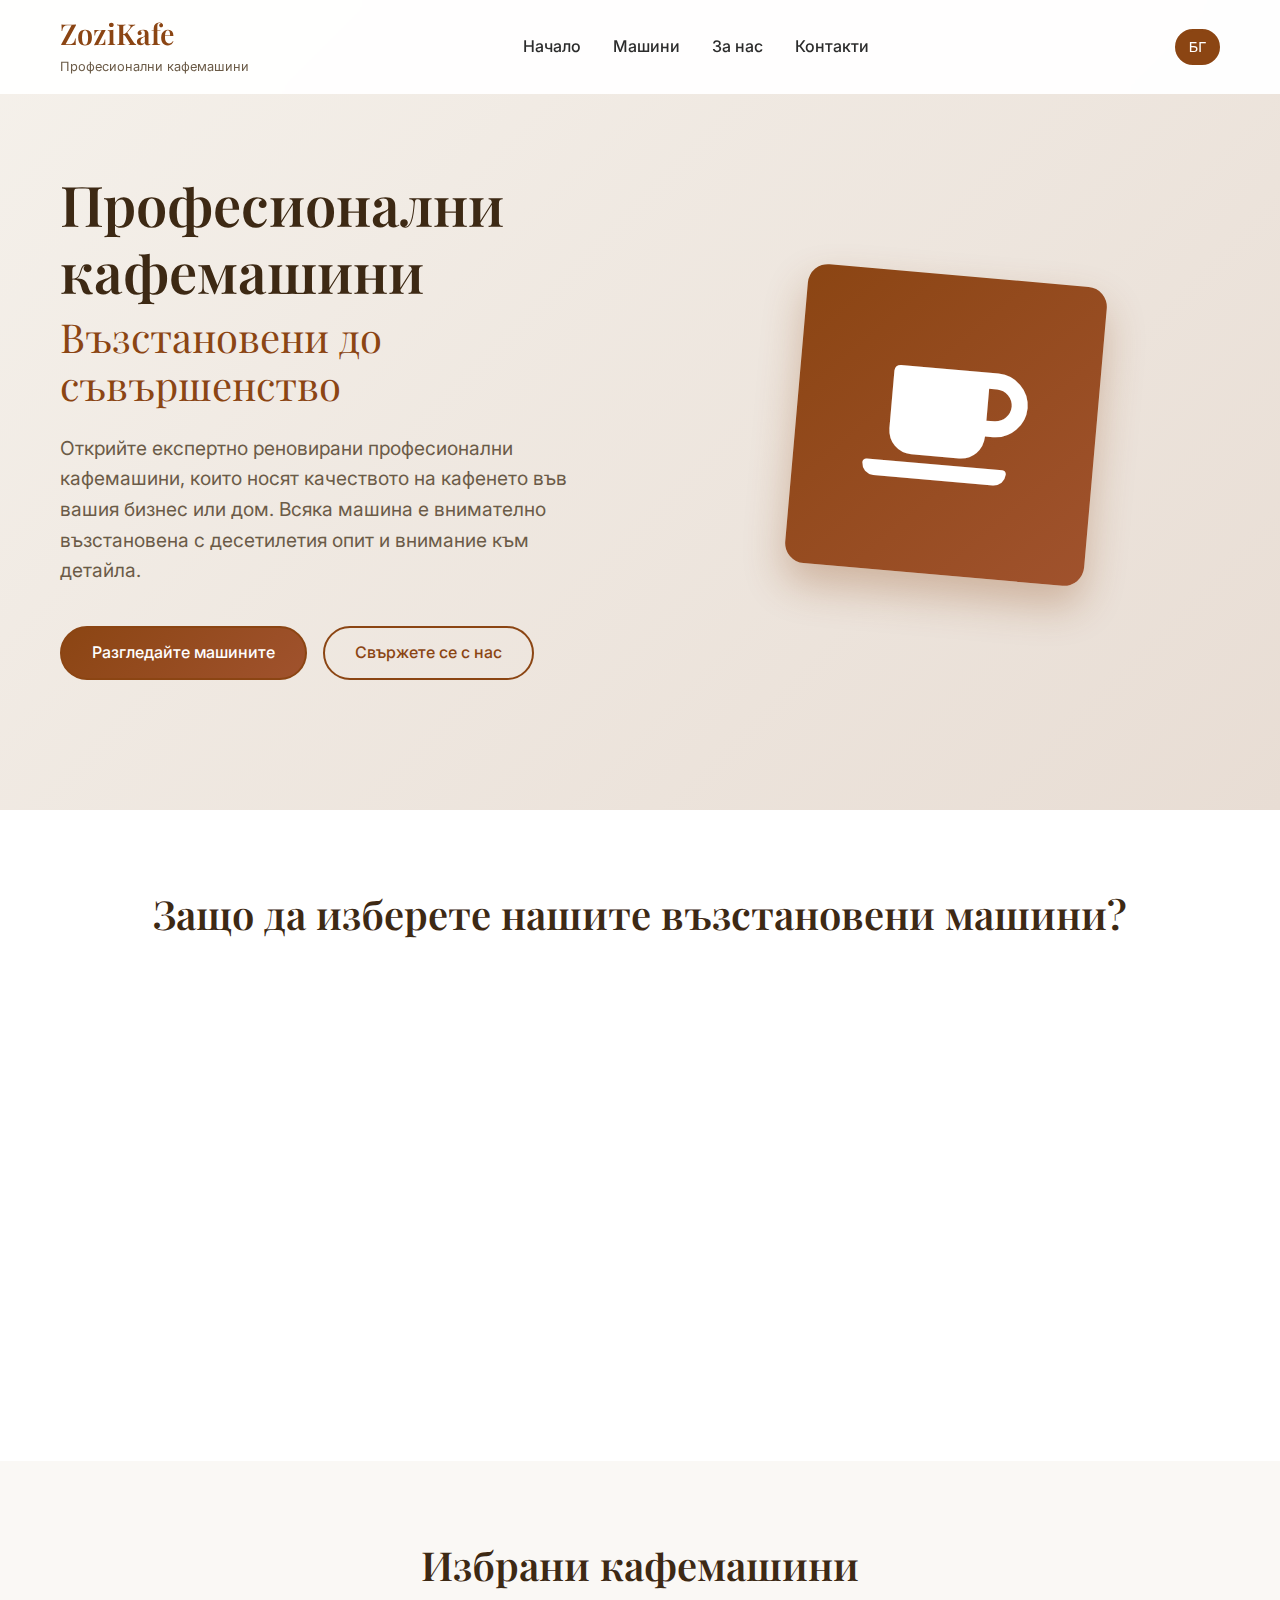
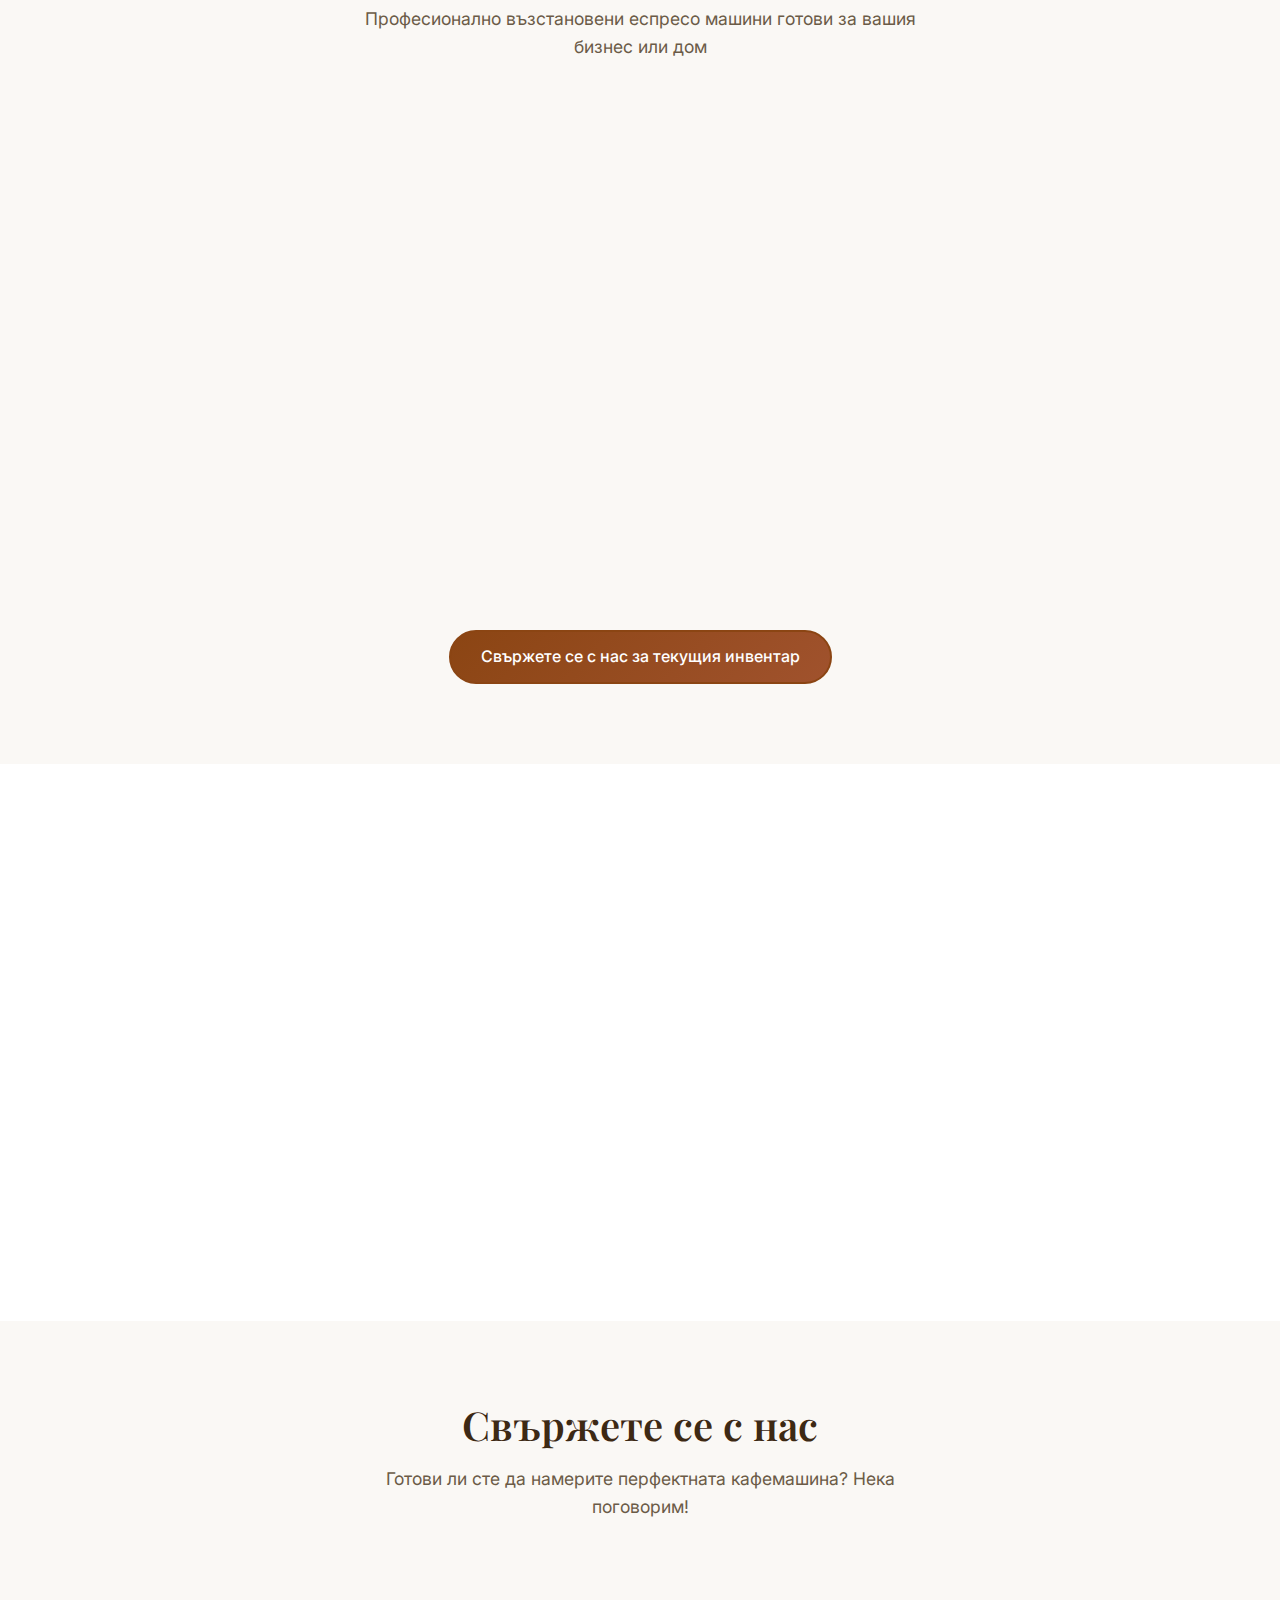
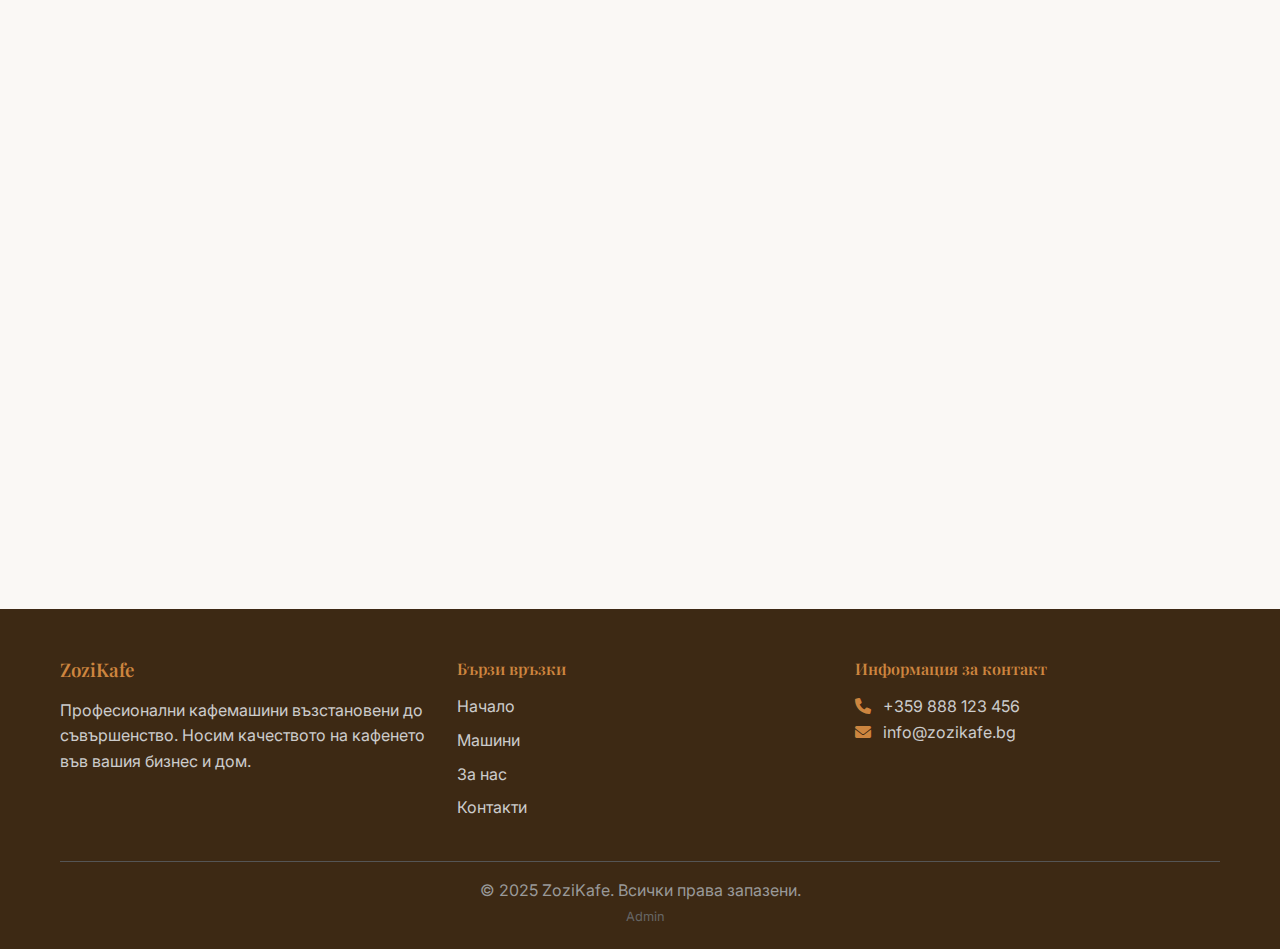
<file: index.html>
<!DOCTYPE html>
<html lang="en">
<head>
    <meta charset="UTF-8">
    <meta name="viewport" content="width=device-width, initial-scale=1.0">
    <title>ZoziKafe - Professional Coffee Machines Restored to Perfection</title>
    <link rel="stylesheet" href="css/style.css">
    <link href="https://fonts.googleapis.com/css2?family=Inter:wght@300;400;500;600;700&family=Playfair+Display:wght@400;600;700&display=swap" rel="stylesheet">
    <link rel="stylesheet" href="https://cdnjs.cloudflare.com/ajax/libs/font-awesome/6.0.0/css/all.min.css">
</head>
<body>
    <!-- Navigation -->
    <nav class="navbar">
        <div class="nav-container">
            <div class="nav-logo">
                <h1>ZoziKafe</h1>
                <span class="tagline" data-bg="Професионални кафемашини" data-en="Professional Coffee Machines">Професионални кафемашини</span>
            </div>
            <ul class="nav-menu">
                <li><a href="#home" class="nav-link" data-bg="Начало" data-en="Home">Начало</a></li>
                <li><a href="#machines" class="nav-link" data-bg="Машини" data-en="Machines">Машини</a></li>
                <li><a href="#about" class="nav-link" data-bg="За нас" data-en="About">За нас</a></li>
                <li><a href="#contact" class="nav-link" data-bg="Контакти" data-en="Contact">Контакти</a></li>
            </ul>
            <div class="language-switcher">
                <button class="lang-btn active" data-lang="bg">БГ</button>
                <button class="lang-btn" data-lang="en">EN</button>
            </div>
            <div class="hamburger">
                <span class="bar"></span>
                <span class="bar"></span>
                <span class="bar"></span>
            </div>
        </div>
    </nav>

    <!-- Hero Section -->
    <section id="home" class="hero">
        <div class="hero-container">
            <div class="hero-content">
                <h1 class="hero-title" data-bg="Професионални кафемашини" data-en="Professional Coffee Machines">Професионални кафемашини</h1>
                <h2 class="hero-subtitle" data-bg="Възстановени до съвършенство" data-en="Restored to Perfection">Възстановени до съвършенство</h2>
                <p class="hero-description" data-bg="Открийте експертно реновирани професионални кафемашини, които носят качеството на кафенето във вашия бизнес или дом. Всяка машина е внимателно възстановена с десетилетия опит и внимание към детайла." data-en="Discover expertly refurbished professional coffee machines that bring café-quality brewing to your business or home. Each machine is carefully restored with decades of experience and attention to detail.">
                    Открийте експертно реновирани професионални кафемашини, които носят качеството на кафенето във вашия бизнес или дом. 
                    Всяка машина е внимателно възстановена с десетилетия опит и внимание към детайла.
                </p>
                <div class="hero-buttons">
                    <a href="#machines" class="btn btn-primary" data-bg="Разгледайте машините" data-en="Browse Machines">Разгледайте машините</a>
                    <a href="#contact" class="btn btn-secondary" data-bg="Свържете се с нас" data-en="Get In Touch">Свържете се с нас</a>
                </div>
            </div>
            <div class="hero-image">
                <div class="coffee-machine-showcase">
                    <i class="fas fa-coffee"></i>
                </div>
            </div>
        </div>
    </section>

    <!-- Features Section -->
    <section class="features">
        <div class="container">
            <h2 class="section-title" data-bg="Защо да изберете нашите възстановени машини?" data-en="Why Choose Our Restored Machines?">Защо да изберете нашите възстановени машини?</h2>
            <div class="features-grid">
                <div class="feature-card">
                    <div class="feature-icon">
                        <i class="fas fa-tools"></i>
                    </div>
                    <h3 data-bg="Експертно възстановяване" data-en="Expert Restoration">Експертно възстановяване</h3>
                    <p data-bg="Всяка машина преминава през цялостна проверка и професионално възстановяване с оригинални части и доказани техники." data-en="Each machine undergoes thorough inspection and professional restoration using genuine parts and proven techniques.">Всяка машина преминава през цялостна проверка и професионално възстановяване с оригинални части и доказани техники.</p>
                </div>
                <div class="feature-card">
                    <div class="feature-icon">
                        <i class="fas fa-certificate"></i>
                    </div>
                    <h3 data-bg="Гаранция за качество" data-en="Quality Guarantee">Гаранция за качество</h3>
                    <p data-bg="Всички машини идват с цялостна гаранция и са тествани за оптимална производителност." data-en="All machines come with a comprehensive warranty and have been tested to ensure optimal performance.">Всички машини идват с цялостна гаранция и са тествани за оптимална производителност.</p>
                </div>
                <div class="feature-card">
                    <div class="feature-icon">
                        <i class="fas fa-dollar-sign"></i>
                    </div>
                    <h3 data-bg="Отлична стойност" data-en="Great Value">Отлична стойност</h3>
                    <p data-bg="Получете професионални кафемашини на част от цената на новите, без компромис с качеството." data-en="Get professional-grade coffee machines at a fraction of the cost of buying new, without compromising on quality.">Получете професионални кафемашини на част от цената на новите, без компромис с качеството.</p>
                </div>
                <div class="feature-card">
                    <div class="feature-icon">
                        <i class="fas fa-headset"></i>
                    </div>
                    <h3 data-bg="Непрекъсната поддръжка" data-en="Ongoing Support">Непрекъсната поддръжка</h3>
                    <p data-bg="Предоставяме съвети за поддръжка и помощ, за да работи машината ви безпроблемно години наред." data-en="We provide maintenance advice and support to keep your machine running smoothly for years to come.">Предоставяме съвети за поддръжка и помощ, за да работи машината ви безпроблемно години наред.</p>
                </div>
            </div>
        </div>
    </section>

    <!-- Featured Machines Section -->
    <section id="machines" class="featured-machines">
        <div class="container">
            <h2 class="section-title" data-bg="Избрани кафемашини" data-en="Featured Coffee Machines">Избрани кафемашини</h2>
            <p class="section-subtitle" data-bg="Професионално възстановени еспресо машини готови за вашия бизнес или дом" data-en="Professionally restored espresso machines ready for your business or home">Професионално възстановени еспресо машини готови за вашия бизнес или дом</p>
            <div class="machines-grid" id="machines-grid">
                <!-- Machines will be loaded dynamically from admin panel -->
            </div>
            <div class="view-all-machines">
                <a href="#contact" class="btn btn-primary" data-bg="Свържете се с нас за текущия инвентар" data-en="Contact Us for Current Inventory">Свържете се с нас за текущия инвентар</a>
            </div>
        </div>
    </section>

    <!-- About Section -->
    <section id="about" class="about">
        <div class="container">
            <div class="about-content">
                <div class="about-text">
                    <h2 class="section-title" data-bg="Десетилетия опит с кафемашини" data-en="Decades of Coffee Machine Expertise">Десетилетия опит с кафемашини</h2>
                    <p class="about-description" data-bg="С години опит в кафе индустрията, специализирам в придобиването, възстановяването и продажбата на професионални кафемашини. Всяка машина, която минава през работилницата ми, получава същото внимание към детайла и грижа, която бих искал за собственото си кафе." data-en="With years of experience in the coffee industry, I specialize in acquiring, restoring, and selling professional-grade coffee machines. Each machine that comes through my workshop receives the same attention to detail and care that I'd want for my own café.">
                        С години опит в кафе индустрията, специализирам в придобиването, възстановяването и продажбата на професионални кафемашини. 
                        Всяка машина, която минава през работилницата ми, получава същото внимание към детайла и грижа, която бих искал за собственото си кафе.
                    </p>
                    <div class="about-highlights">
                        <div class="highlight">
                            <div class="highlight-number">25+</div>
                            <div class="highlight-text" data-bg="Години опит" data-en="Years Experience">Години опит</div>
                        </div>
                        <div class="highlight">
                            <div class="highlight-number">200+</div>
                            <div class="highlight-text" data-bg="Възстановени машини" data-en="Machines Restored">Възстановени машини</div>
                        </div>
                        <div class="highlight">
                            <div class="highlight-number">100%</div>
                            <div class="highlight-text" data-bg="Доволни клиенти" data-en="Customer Satisfaction">Доволни клиенти</div>
                        </div>
                    </div>
                </div>
                <div class="about-image">
                    <div class="workshop-showcase">
                        <i class="fas fa-wrench"></i>
                    </div>
                </div>
            </div>
        </div>
    </section>

    <!-- Contact Section -->
    <section id="contact" class="contact">
        <div class="container">
            <h2 class="section-title" data-bg="Свържете се с нас" data-en="Get In Touch">Свържете се с нас</h2>
            <p class="section-subtitle" data-bg="Готови ли сте да намерите перфектната кафемашина? Нека поговорим!" data-en="Ready to find your perfect coffee machine? Let's talk!">Готови ли сте да намерите перфектната кафемашина? Нека поговорим!</p>
            <div class="contact-content">
                <div class="contact-info">
                    <div class="contact-item">
                        <div class="contact-icon">
                            <i class="fas fa-phone"></i>
                        </div>
                        <div class="contact-details">
                            <h3 data-bg="Телефон" data-en="Phone">Телефон</h3>
                            <p>+359 888 123 456</p>
                        </div>
                    </div>
                    <div class="contact-item">
                        <div class="contact-icon">
                            <i class="fas fa-envelope"></i>
                        </div>
                        <div class="contact-details">
                            <h3 data-bg="Имейл" data-en="Email">Имейл</h3>
                            <p>info@zozikafe.bg</p>
                        </div>
                    </div>
                    <div class="contact-item">
                        <div class="contact-icon">
                            <i class="fas fa-clock"></i>
                        </div>
                        <div class="contact-details">
                            <h3 data-bg="Работно време" data-en="Workshop Hours">Работно време</h3>
                            <p data-bg="Пон-Пет: 9:00-17:00<br>Събота: 10:00-15:00" data-en="Mon-Fri: 9AM-5PM<br>Sat: 10AM-3PM">Пон-Пет: 9:00-17:00<br>Събота: 10:00-15:00</p>
                        </div>
                    </div>
                </div>
                <form class="contact-form">
                    <div class="form-group">
                        <input type="text" id="name" name="name" placeholder="Вашето име" data-placeholder-bg="Вашето име" data-placeholder-en="Your Name" required>
                    </div>
                    <div class="form-group">
                        <input type="email" id="email" name="email" placeholder="Вашият имейл" data-placeholder-bg="Вашият имейл" data-placeholder-en="Your Email" required>
                    </div>
                    <div class="form-group">
                        <input type="tel" id="phone" name="phone" placeholder="Вашият телефон (по избор)" data-placeholder-bg="Вашият телефон (по избор)" data-placeholder-en="Your Phone (Optional)">
                    </div>
                    <div class="form-group">
                        <select id="inquiry-type" name="inquiry-type">
                            <option value="" data-bg="Какво търсите?" data-en="What are you looking for?">Какво търсите?</option>
                            <option value="home" data-bg="Домашна еспресо машина" data-en="Home Espresso Machine">Домашна еспресо машина</option>
                            <option value="commercial" data-bg="Търговска кафемашина" data-en="Commercial Coffee Machine">Търговска кафемашина</option>
                            <option value="grinder" data-bg="Кафемелачка" data-en="Coffee Grinder">Кафемелачка</option>
                            <option value="maintenance" data-bg="Поддръжка на машина" data-en="Machine Maintenance">Поддръжка на машина</option>
                            <option value="other" data-bg="Друго" data-en="Other">Друго</option>
                        </select>
                    </div>
                    <div class="form-group">
                        <textarea id="message" name="message" placeholder="Разкажете ни за вашите нужди от кафе..." data-placeholder-bg="Разкажете ни за вашите нужди от кафе..." data-placeholder-en="Tell us about your coffee needs..." rows="5"></textarea>
                    </div>
                    <button type="submit" class="btn btn-primary" data-bg="Изпратете съобщение" data-en="Send Message">Изпратете съобщение</button>
                </form>
            </div>
        </div>
    </section>

    <!-- Footer -->
    <footer class="footer">
        <div class="container">
            <div class="footer-content">
                <div class="footer-section">
                    <h3>ZoziKafe</h3>
                    <p data-bg="Професионални кафемашини възстановени до съвършенство. Носим качеството на кафенето във вашия бизнес и дом." data-en="Professional coffee machines restored to perfection. Bringing café-quality brewing to your business and home.">Професионални кафемашини възстановени до съвършенство. Носим качеството на кафенето във вашия бизнес и дом.</p>
                </div>
                <div class="footer-section">
                    <h4 data-bg="Бързи връзки" data-en="Quick Links">Бързи връзки</h4>
                    <ul>
                        <li><a href="#home" data-bg="Начало" data-en="Home">Начало</a></li>
                        <li><a href="#machines" data-bg="Машини" data-en="Machines">Машини</a></li>
                        <li><a href="#about" data-bg="За нас" data-en="About">За нас</a></li>
                        <li><a href="#contact" data-bg="Контакти" data-en="Contact">Контакти</a></li>
                    </ul>
                </div>
                <div class="footer-section">
                    <h4 data-bg="Информация за контакт" data-en="Contact Info">Информация за контакт</h4>
                    <p><i class="fas fa-phone"></i> +359 888 123 456</p>
                    <p><i class="fas fa-envelope"></i> info@zozikafe.bg</p>
                </div>
            </div>
            <div class="footer-bottom">
                <p data-bg="&copy; 2025 ZoziKafe. Всички права запазени." data-en="&copy; 2025 ZoziKafe. All rights reserved.">&copy; 2025 ZoziKafe. Всички права запазени.</p>
                <a href="#" onclick="checkAdminAccess()" style="color: #666; font-size: 0.8rem; text-decoration: none; margin-left: 10px;">Admin</a>
            </div>
        </div>
    </footer>

    <script src="js/main.js"></script>
</body>
</html>
</file>
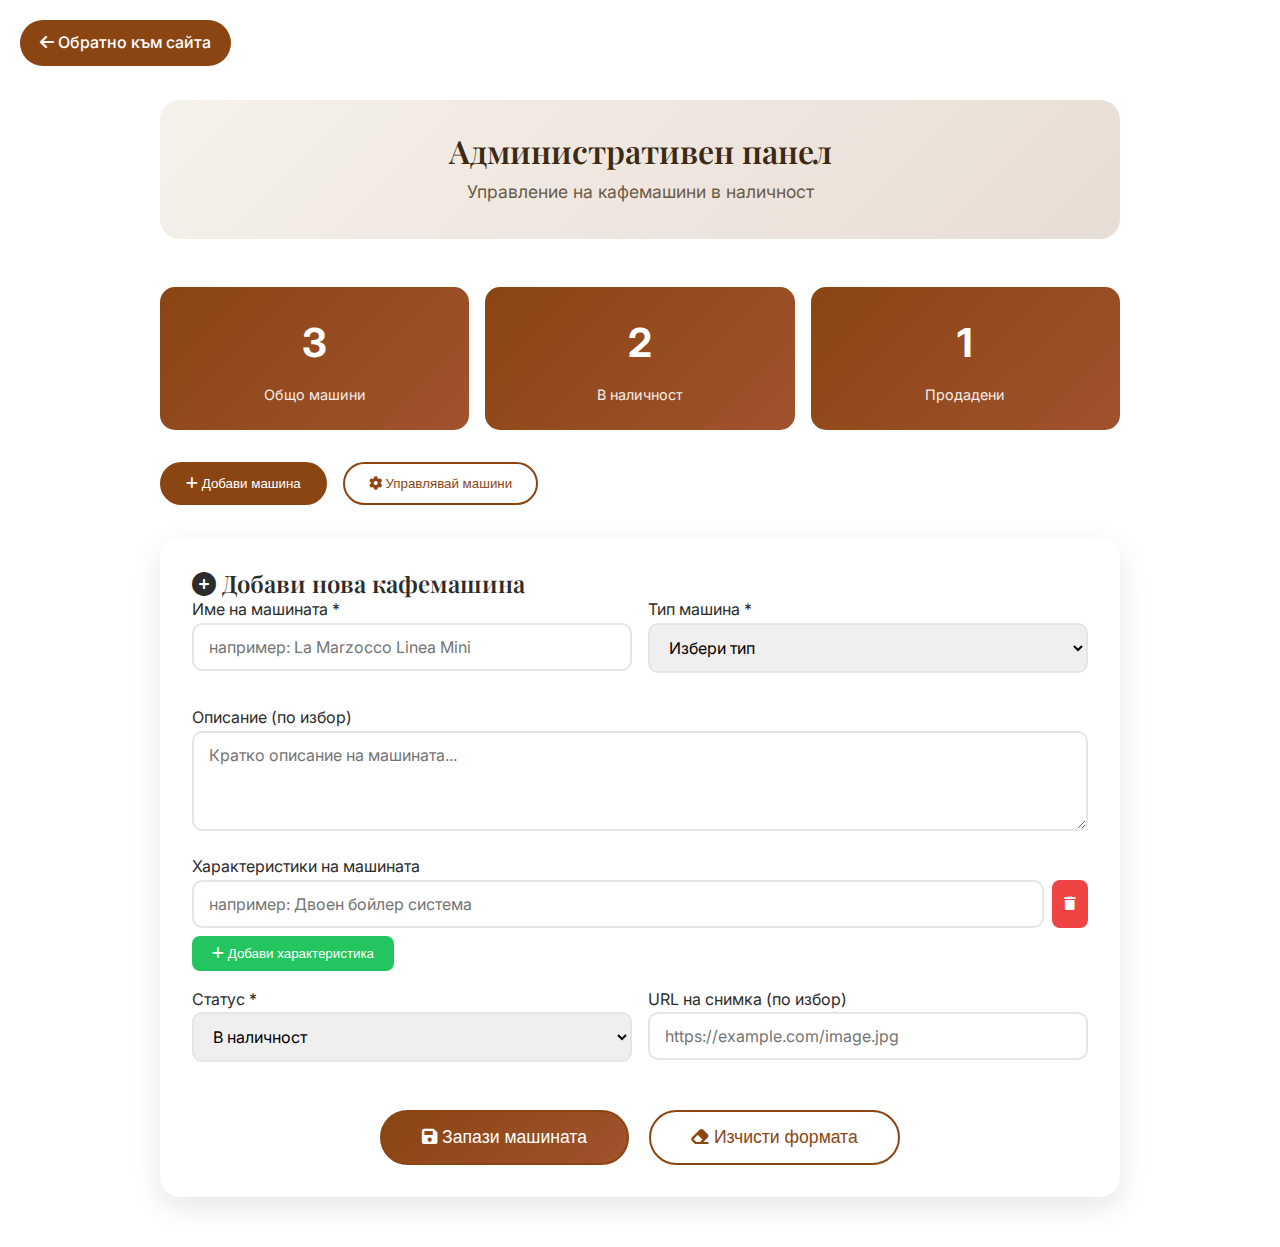
<file: admin.html>
<!DOCTYPE html>
<html lang="bg">
<head>
    <meta charset="UTF-8">
    <meta name="viewport" content="width=device-width, initial-scale=1.0">
    <title>ZoziKafe - Административен панел</title>
    <link rel="stylesheet" href="css/style.css">
    <link href="https://fonts.googleapis.com/css2?family=Inter:wght@300;400;500;600;700&family=Playfair+Display:wght@400;600;700&display=swap" rel="stylesheet">
    <link rel="stylesheet" href="https://cdnjs.cloudflare.com/ajax/libs/font-awesome/6.0.0/css/all.min.css">
    <style>
        .admin-container {
            max-width: 1000px;
            margin: 100px auto 50px;
            padding: 0 20px;
        }
        
        .admin-header {
            text-align: center;
            margin-bottom: 3rem;
            padding: 2rem;
            background: linear-gradient(135deg, #f5f1eb 0%, #e8ddd4 100%);
            border-radius: 20px;
        }
        
        .admin-header h1 {
            color: #3d2914;
            margin-bottom: 0.5rem;
        }
        
        .admin-header p {
            color: #6b5b47;
            font-size: 1.1rem;
        }
        
        .admin-nav {
            display: flex;
            gap: 1rem;
            margin-bottom: 2rem;
            flex-wrap: wrap;
        }
        
        .admin-tab {
            padding: 12px 24px;
            border: 2px solid #8b4513;
            background: transparent;
            color: #8b4513;
            border-radius: 25px;
            cursor: pointer;
            font-weight: 500;
            transition: all 0.3s ease;
            text-decoration: none;
            display: inline-block;
        }
        
        .admin-tab:hover,
        .admin-tab.active {
            background: #8b4513;
            color: white;
        }
        
        .admin-section {
            background: white;
            padding: 2rem;
            border-radius: 20px;
            box-shadow: 0 10px 30px rgba(0, 0, 0, 0.1);
            margin-bottom: 2rem;
        }
        
        .form-grid {
            display: grid;
            grid-template-columns: 1fr 1fr;
            gap: 1rem;
            margin-bottom: 1rem;
        }
        
        .form-full {
            grid-column: 1 / -1;
        }
        
        .machine-form input,
        .machine-form select,
        .machine-form textarea {
            width: 100%;
            padding: 12px 15px;
            border: 2px solid #e5e5e5;
            border-radius: 10px;
            font-size: 1rem;
            transition: border-color 0.3s ease;
            font-family: 'Inter', sans-serif;
            margin-bottom: 1rem;
        }
        
        .machine-form input:focus,
        .machine-form select:focus,
        .machine-form textarea:focus {
            outline: none;
            border-color: #8b4513;
        }
        
        .machine-form textarea {
            min-height: 100px;
            resize: vertical;
        }
        
        .feature-input {
            display: flex;
            gap: 0.5rem;
            margin-bottom: 0.5rem;
        }
        
        .feature-input input {
            flex: 1;
            margin-bottom: 0;
        }
        
        .feature-input button {
            padding: 12px;
            background: #ef4444;
            color: white;
            border: none;
            border-radius: 8px;
            cursor: pointer;
            transition: background 0.3s ease;
        }
        
        .feature-input button:hover {
            background: #dc2626;
        }
        
        .add-feature-btn {
            background: #22c55e;
            color: white;
            border: none;
            padding: 10px 20px;
            border-radius: 8px;
            cursor: pointer;
            margin-bottom: 1rem;
            transition: background 0.3s ease;
        }
        
        .add-feature-btn:hover {
            background: #16a34a;
        }
        
        .machines-list {
            display: grid;
            grid-template-columns: repeat(auto-fill, minmax(300px, 1fr));
            gap: 1.5rem;
        }
        
        .admin-machine-card {
            background: #faf8f5;
            border-radius: 15px;
            padding: 1.5rem;
            border: 2px solid #e5e5e5;
            transition: border-color 0.3s ease;
        }
        
        .admin-machine-card:hover {
            border-color: #8b4513;
        }
        
        .admin-machine-header {
            display: flex;
            justify-content: between;
            align-items: flex-start;
            margin-bottom: 1rem;
        }
        
        .admin-machine-title {
            font-size: 1.2rem;
            font-weight: 600;
            color: #3d2914;
            margin-bottom: 0.3rem;
        }
        
        .admin-machine-type {
            color: #8b4513;
            font-size: 0.9rem;
            margin-bottom: 1rem;
        }
        
        .admin-machine-status {
            padding: 4px 12px;
            border-radius: 15px;
            font-size: 0.8rem;
            font-weight: 500;
            margin-left: auto;
        }
        
        .admin-machine-status.available {
            background: #22c55e;
            color: white;
        }
        
        .admin-machine-status.sold {
            background: #ef4444;
            color: white;
        }
        
        .admin-machine-features {
            margin-bottom: 1rem;
        }
        
        .admin-machine-features h4 {
            font-size: 1rem;
            color: #3d2914;
            margin-bottom: 0.5rem;
        }
        
        .admin-machine-features ul {
            list-style: none;
            padding: 0;
        }
        
        .admin-machine-features li {
            color: #6b5b47;
            font-size: 0.9rem;
            margin-bottom: 0.2rem;
            padding-left: 1rem;
            position: relative;
        }
        
        .admin-machine-features li::before {
            content: '•';
            position: absolute;
            left: 0;
            color: #8b4513;
        }
        
        .admin-machine-actions {
            display: flex;
            gap: 0.5rem;
        }
        
        .admin-btn {
            padding: 8px 16px;
            border: none;
            border-radius: 8px;
            cursor: pointer;
            font-size: 0.9rem;
            transition: all 0.3s ease;
            flex: 1;
        }
        
        .admin-btn.edit {
            background: #3b82f6;
            color: white;
        }
        
        .admin-btn.edit:hover {
            background: #2563eb;
        }
        
        .admin-btn.delete {
            background: #ef4444;
            color: white;
        }
        
        .admin-btn.delete:hover {
            background: #dc2626;
        }
        
        .admin-btn.toggle {
            background: #f59e0b;
            color: white;
        }
        
        .admin-btn.toggle:hover {
            background: #d97706;
        }
        
        .back-to-site {
            position: fixed;
            top: 20px;
            left: 20px;
            padding: 10px 20px;
            background: #8b4513;
            color: white;
            text-decoration: none;
            border-radius: 25px;
            font-weight: 500;
            transition: all 0.3s ease;
            z-index: 1000;
        }
        
        .back-to-site:hover {
            background: #a0522d;
            transform: translateY(-2px);
        }
        
        .stats-grid {
            display: grid;
            grid-template-columns: repeat(auto-fit, minmax(200px, 1fr));
            gap: 1rem;
            margin-bottom: 2rem;
        }
        
        .stat-card {
            background: linear-gradient(135deg, #8b4513, #a0522d);
            color: white;
            padding: 1.5rem;
            border-radius: 15px;
            text-align: center;
        }
        
        .stat-number {
            font-size: 2.5rem;
            font-weight: 700;
            margin-bottom: 0.5rem;
        }
        
        .stat-label {
            font-size: 0.9rem;
            opacity: 0.9;
        }
        
        @media (max-width: 768px) {
            .form-grid {
                grid-template-columns: 1fr;
            }
            
            .machines-list {
                grid-template-columns: 1fr;
            }
            
            .admin-nav {
                flex-direction: column;
            }
            
            .stats-grid {
                grid-template-columns: 1fr;
            }
        }
    </style>
</head>
<body>
    <a href="index.html" class="back-to-site">
        <i class="fas fa-arrow-left"></i> Обратно към сайта
    </a>

    <div class="admin-container">
        <div class="admin-header">
            <h1>Административен панел</h1>
            <p>Управление на кафемашини в наличност</p>
        </div>

        <!-- Statistics -->
        <div class="stats-grid">
            <div class="stat-card">
                <div class="stat-number" id="total-machines">0</div>
                <div class="stat-label">Общо машини</div>
            </div>
            <div class="stat-card">
                <div class="stat-number" id="available-machines">0</div>
                <div class="stat-label">В наличност</div>
            </div>
            <div class="stat-card">
                <div class="stat-number" id="sold-machines">0</div>
                <div class="stat-label">Продадени</div>
            </div>
        </div>

        <!-- Navigation -->
        <div class="admin-nav">
            <button class="admin-tab active" onclick="showSection('add-machine')">
                <i class="fas fa-plus"></i> Добави машина
            </button>
            <button class="admin-tab" onclick="showSection('manage-machines')">
                <i class="fas fa-cog"></i> Управлявай машини
            </button>
        </div>

        <!-- Add Machine Section -->
        <div id="add-machine" class="admin-section">
            <h2><i class="fas fa-plus-circle"></i> Добави нова кафемашина</h2>
            <form class="machine-form" id="machine-form">
                <div class="form-grid">
                    <div>
                        <label for="machine-name">Име на машината *</label>
                        <input type="text" id="machine-name" required placeholder="например: La Marzocco Linea Mini">
                    </div>
                    <div>
                        <label for="machine-type">Тип машина *</label>
                        <select id="machine-type" required>
                            <option value="">Избери тип</option>
                            <option value="Домашна еспресо машина|Home Espresso Machine">Домашна еспресо машина</option>
                            <option value="Търговска еспресо машина|Commercial Espresso Machine">Търговска еспресо машина</option>
                            <option value="Полупрофесионална еспресо машина|Prosumer Espresso Machine">Полупрофесионална еспресо машина</option>
                            <option value="Автоматична кафемашина|Automatic Coffee Machine">Автоматична кафемашина</option>
                            <option value="Кафемелачка|Coffee Grinder">Кафемелачка</option>
                        </select>
                    </div>
                </div>
                
                <div class="form-full">
                    <label for="machine-description">Описание (по избор)</label>
                    <textarea id="machine-description" placeholder="Кратко описание на машината..."></textarea>
                </div>

                <div class="form-full">
                    <label>Характеристики на машината</label>
                    <div id="features-container">
                        <div class="feature-input">
                            <input type="text" placeholder="например: Двоен бойлер система" data-en-placeholder="e.g.: Dual Boiler System">
                            <button type="button" onclick="removeFeature(this)">
                                <i class="fas fa-trash"></i>
                            </button>
                        </div>
                    </div>
                    <button type="button" class="add-feature-btn" onclick="addFeature()">
                        <i class="fas fa-plus"></i> Добави характеристика
                    </button>
                </div>

                <div class="form-grid">
                    <div>
                        <label for="machine-status">Статус *</label>
                        <select id="machine-status" required>
                            <option value="available">В наличност</option>
                            <option value="sold">Продаден</option>
                        </select>
                    </div>
                    <div>
                        <label for="machine-image">URL на снимка (по избор)</label>
                        <input type="url" id="machine-image" placeholder="https://example.com/image.jpg">
                    </div>
                </div>

                <div class="form-full" style="text-align: center; margin-top: 2rem;">
                    <button type="submit" class="btn btn-primary" style="padding: 15px 40px; font-size: 1.1rem;">
                        <i class="fas fa-save"></i> Запази машината
                    </button>
                    <button type="button" class="btn btn-secondary" onclick="clearForm()" style="margin-left: 1rem; padding: 15px 40px; font-size: 1.1rem;">
                        <i class="fas fa-eraser"></i> Изчисти формата
                    </button>
                </div>
            </form>
        </div>

        <!-- Manage Machines Section -->
        <div id="manage-machines" class="admin-section" style="display: none;">
            <h2><i class="fas fa-cogs"></i> Управлявай кафемашини</h2>
            <div class="machines-list" id="machines-list">
                <!-- Machines will be loaded here -->
            </div>
        </div>
    </div>

    <script src="js/admin.js"></script>
</body>
</html>
</file>
<file: css/style.css>
/* Reset and Base Styles */
* {
    margin: 0;
    padding: 0;
    box-sizing: border-box;
}

body {
    font-family: 'Inter', sans-serif;
    line-height: 1.6;
    color: #2c2c2c;
    overflow-x: hidden;
}

.container {
    max-width: 1200px;
    margin: 0 auto;
    padding: 0 20px;
}

/* Typography */
h1, h2, h3, h4 {
    font-family: 'Playfair Display', serif;
    font-weight: 600;
    line-height: 1.2;
}

.section-title {
    font-size: 2.5rem;
    color: #3d2914;
    text-align: center;
    margin-bottom: 1rem;
}

.section-subtitle {
    font-size: 1.1rem;
    color: #6b5b47;
    text-align: center;
    margin-bottom: 3rem;
    max-width: 600px;
    margin-left: auto;
    margin-right: auto;
}

/* Buttons */
.btn {
    display: inline-block;
    padding: 12px 30px;
    border-radius: 30px;
    text-decoration: none;
    font-weight: 500;
    transition: all 0.3s ease;
    border: 2px solid transparent;
    cursor: pointer;
    font-size: 1rem;
    text-align: center;
}

.btn-primary {
    background: linear-gradient(135deg, #8b4513, #a0522d);
    color: white;
    border-color: #8b4513;
}

.btn-primary:hover {
    background: linear-gradient(135deg, #a0522d, #cd853f);
    transform: translateY(-2px);
    box-shadow: 0 8px 25px rgba(139, 69, 19, 0.3);
}

.btn-secondary {
    background: transparent;
    color: #8b4513;
    border-color: #8b4513;
}

.btn-secondary:hover {
    background: #8b4513;
    color: white;
    transform: translateY(-2px);
}

.btn-outline {
    background: transparent;
    color: #8b4513;
    border-color: #8b4513;
    padding: 10px 25px;
    font-size: 0.9rem;
}

.btn-outline:hover:not(:disabled) {
    background: #8b4513;
    color: white;
}

.btn:disabled {
    opacity: 0.6;
    cursor: not-allowed;
}

/* Navigation */
.navbar {
    background: rgba(255, 255, 255, 0.95);
    backdrop-filter: blur(10px);
    position: fixed;
    top: 0;
    width: 100%;
    z-index: 1000;
    padding: 1rem 0;
    transition: all 0.3s ease;
}

.navbar.scrolled {
    background: rgba(255, 255, 255, 0.98);
    box-shadow: 0 2px 20px rgba(0, 0, 0, 0.1);
}

.nav-container {
    max-width: 1200px;
    margin: 0 auto;
    padding: 0 20px;
    display: flex;
    justify-content: space-between;
    align-items: center;
}

.nav-logo h1 {
    font-size: 1.8rem;
    color: #8b4513;
    margin-bottom: 2px;
}

.nav-logo .tagline {
    font-size: 0.8rem;
    color: #6b5b47;
    font-weight: 400;
}

.nav-menu {
    display: flex;
    list-style: none;
    gap: 2rem;
}

.nav-link {
    text-decoration: none;
    color: #2c2c2c;
    font-weight: 500;
    transition: color 0.3s ease;
    position: relative;
}

.nav-link:hover {
    color: #8b4513;
}

.nav-link::after {
    content: '';
    position: absolute;
    bottom: -5px;
    left: 0;
    width: 0;
    height: 2px;
    background: #8b4513;
    transition: width 0.3s ease;
}

.nav-link:hover::after {
    width: 100%;
}

.hamburger {
    display: none;
    flex-direction: column;
    cursor: pointer;
}

.bar {
    width: 25px;
    height: 3px;
    background: #2c2c2c;
    margin: 3px 0;
    transition: 0.3s;
}

/* Language Switcher */
.language-switcher {
    display: flex;
    gap: 5px;
    margin-left: 2rem;
}

.lang-btn {
    padding: 8px 12px;
    border: 2px solid #8b4513;
    background: transparent;
    color: #8b4513;
    border-radius: 20px;
    cursor: pointer;
    font-weight: 500;
    font-size: 0.9rem;
    transition: all 0.3s ease;
}

.lang-btn:hover {
    background: #8b4513;
    color: white;
}

.lang-btn.active {
    background: #8b4513;
    color: white;
}

/* Hide content based on language */
[data-lang="en"] {
    display: none;
}

body.lang-en [data-lang="bg"] {
    display: none;
}

body.lang-en [data-lang="en"] {
    display: block;
}

/* Hero Section */
.hero {
    background: linear-gradient(135deg, #f5f1eb 0%, #e8ddd4 100%);
    padding: 120px 0 80px;
    min-height: 90vh;
    display: flex;
    align-items: center;
}

.hero-container {
    max-width: 1200px;
    margin: 0 auto;
    padding: 0 20px;
    display: grid;
    grid-template-columns: 1fr 1fr;
    gap: 4rem;
    align-items: center;
}

.hero-title {
    font-size: 3.5rem;
    color: #3d2914;
    margin-bottom: 0.5rem;
}

.hero-subtitle {
    font-size: 2.5rem;
    color: #8b4513;
    margin-bottom: 1.5rem;
    font-weight: 400;
}

.hero-description {
    font-size: 1.2rem;
    color: #6b5b47;
    margin-bottom: 2.5rem;
    line-height: 1.6;
}

.hero-buttons {
    display: flex;
    gap: 1rem;
    flex-wrap: wrap;
}

.hero-image {
    display: flex;
    justify-content: center;
    align-items: center;
}

.coffee-machine-showcase {
    width: 300px;
    height: 300px;
    background: linear-gradient(135deg, #8b4513, #a0522d);
    border-radius: 20px;
    display: flex;
    align-items: center;
    justify-content: center;
    box-shadow: 0 20px 40px rgba(139, 69, 19, 0.3);
    transform: rotate(5deg);
    transition: transform 0.3s ease;
}

.coffee-machine-showcase:hover {
    transform: rotate(0deg) scale(1.05);
}

.coffee-machine-showcase i {
    font-size: 8rem;
    color: white;
}

/* Features Section */
.features {
    padding: 80px 0;
    background: white;
}

.features-grid {
    display: grid;
    grid-template-columns: repeat(auto-fit, minmax(250px, 1fr));
    gap: 2rem;
    margin-top: 3rem;
}

.feature-card {
    text-align: center;
    padding: 2rem;
    border-radius: 15px;
    background: #faf8f5;
    transition: transform 0.3s ease, box-shadow 0.3s ease;
}

.feature-card:hover {
    transform: translateY(-10px);
    box-shadow: 0 15px 35px rgba(139, 69, 19, 0.1);
}

.feature-icon {
    width: 80px;
    height: 80px;
    background: linear-gradient(135deg, #8b4513, #a0522d);
    border-radius: 50%;
    display: flex;
    align-items: center;
    justify-content: center;
    margin: 0 auto 1.5rem;
}

.feature-icon i {
    font-size: 2rem;
    color: white;
}

.feature-card h3 {
    font-size: 1.5rem;
    color: #3d2914;
    margin-bottom: 1rem;
}

.feature-card p {
    color: #6b5b47;
    line-height: 1.6;
}

/* Featured Machines Section */
.featured-machines {
    padding: 80px 0;
    background: #faf8f5;
}

.machines-grid {
    display: grid;
    grid-template-columns: repeat(auto-fit, minmax(350px, 1fr));
    gap: 2rem;
    margin-top: 3rem;
}

.machine-card {
    background: white;
    border-radius: 20px;
    overflow: hidden;
    box-shadow: 0 10px 30px rgba(0, 0, 0, 0.1);
    transition: transform 0.3s ease, box-shadow 0.3s ease;
}

.machine-card:hover {
    transform: translateY(-10px);
    box-shadow: 0 20px 50px rgba(0, 0, 0, 0.15);
}

.machine-image {
    height: 200px;
    background: linear-gradient(135deg, #8b4513, #a0522d);
    display: flex;
    align-items: center;
    justify-content: center;
    position: relative;
}

.machine-image i {
    font-size: 4rem;
    color: white;
}

.machine-status {
    position: absolute;
    top: 15px;
    right: 15px;
    padding: 5px 12px;
    border-radius: 20px;
    font-size: 0.8rem;
    font-weight: 500;
}

.machine-status.available {
    background: #22c55e;
    color: white;
}

.machine-status.sold {
    background: #ef4444;
    color: white;
}

.machine-info {
    padding: 1.5rem;
}

.machine-info h3 {
    font-size: 1.3rem;
    color: #3d2914;
    margin-bottom: 0.5rem;
}

.machine-type {
    color: #8b4513;
    font-weight: 500;
    margin-bottom: 1rem;
}

.machine-features {
    list-style: none;
    margin-bottom: 1.5rem;
}

.machine-features li {
    color: #6b5b47;
    margin-bottom: 0.3rem;
    position: relative;
    padding-left: 1rem;
}

.machine-features li::before {
    content: '✓';
    position: absolute;
    left: 0;
    color: #22c55e;
    font-weight: bold;
}

.machine-price {
    font-size: 1.5rem;
    font-weight: 700;
    color: #8b4513;
    margin-bottom: 1rem;
}

.view-all-machines {
    text-align: center;
    margin-top: 3rem;
}

/* About Section */
.about {
    padding: 80px 0;
    background: white;
}

.about-content {
    display: grid;
    grid-template-columns: 1fr 1fr;
    gap: 4rem;
    align-items: center;
}

.about-description {
    font-size: 1.1rem;
    color: #6b5b47;
    line-height: 1.8;
    margin-bottom: 2rem;
}

.about-highlights {
    display: flex;
    gap: 2rem;
    margin-top: 2rem;
}

.highlight {
    text-align: center;
}

.highlight-number {
    font-size: 2.5rem;
    font-weight: 700;
    color: #8b4513;
    font-family: 'Playfair Display', serif;
}

.highlight-text {
    font-size: 0.9rem;
    color: #6b5b47;
    margin-top: 0.5rem;
}

.workshop-showcase {
    width: 300px;
    height: 300px;
    background: linear-gradient(135deg, #6b5b47, #8b4513);
    border-radius: 20px;
    display: flex;
    align-items: center;
    justify-content: center;
    margin: 0 auto;
    box-shadow: 0 20px 40px rgba(107, 91, 71, 0.3);
}

.workshop-showcase i {
    font-size: 6rem;
    color: white;
}

/* Contact Section */
.contact {
    padding: 80px 0;
    background: #faf8f5;
}

.contact-content {
    display: grid;
    grid-template-columns: 1fr 1fr;
    gap: 4rem;
    margin-top: 3rem;
}

.contact-item {
    display: flex;
    align-items: center;
    gap: 1rem;
    margin-bottom: 2rem;
}

.contact-icon {
    width: 60px;
    height: 60px;
    background: linear-gradient(135deg, #8b4513, #a0522d);
    border-radius: 50%;
    display: flex;
    align-items: center;
    justify-content: center;
}

.contact-icon i {
    color: white;
    font-size: 1.3rem;
}

.contact-details h3 {
    color: #3d2914;
    margin-bottom: 0.3rem;
}

.contact-details p {
    color: #6b5b47;
}

.contact-form {
    background: white;
    padding: 2rem;
    border-radius: 20px;
    box-shadow: 0 10px 30px rgba(0, 0, 0, 0.1);
}

.form-group {
    margin-bottom: 1.5rem;
}

.form-group input,
.form-group select,
.form-group textarea {
    width: 100%;
    padding: 12px 15px;
    border: 2px solid #e5e5e5;
    border-radius: 10px;
    font-size: 1rem;
    transition: border-color 0.3s ease;
    font-family: 'Inter', sans-serif;
}

.form-group input:focus,
.form-group select:focus,
.form-group textarea:focus {
    outline: none;
    border-color: #8b4513;
}

.form-group textarea {
    resize: vertical;
    min-height: 120px;
}

/* Footer */
.footer {
    background: #3d2914;
    color: white;
    padding: 50px 0 20px;
}

.footer-content {
    display: grid;
    grid-template-columns: repeat(auto-fit, minmax(250px, 1fr));
    gap: 2rem;
    margin-bottom: 2rem;
}

.footer-section h3,
.footer-section h4 {
    color: #cd853f;
    margin-bottom: 1rem;
}

.footer-section p {
    color: #ccc;
    line-height: 1.6;
}

.footer-section ul {
    list-style: none;
}

.footer-section ul li {
    margin-bottom: 0.5rem;
}

.footer-section ul li a {
    color: #ccc;
    text-decoration: none;
    transition: color 0.3s ease;
}

.footer-section ul li a:hover {
    color: #cd853f;
}

.footer-section p i {
    margin-right: 0.5rem;
    color: #cd853f;
}

.footer-bottom {
    border-top: 1px solid #555;
    padding-top: 1rem;
    text-align: center;
    color: #999;
}

/* Responsive Design */
@media (max-width: 768px) {
    .hamburger {
        display: flex;
    }

    .nav-menu {
        position: fixed;
        left: -100%;
        top: 70px;
        flex-direction: column;
        background-color: white;
        width: 100%;
        text-align: center;
        transition: 0.3s;
        box-shadow: 0 10px 27px rgba(0, 0, 0, 0.05);
        padding: 2rem 0;
    }

    .nav-menu.active {
        left: 0;
    }

    .language-switcher {
        margin-left: 0;
        margin-top: 1rem;
    }

    .hero-container {
        grid-template-columns: 1fr;
        text-align: center;
        gap: 2rem;
    }

    .hero-title {
        font-size: 2.5rem;
    }

    .hero-subtitle {
        font-size: 1.8rem;
    }

    .section-title {
        font-size: 2rem;
    }

    .machines-grid {
        grid-template-columns: 1fr;
    }

    .about-content {
        grid-template-columns: 1fr;
        text-align: center;
    }

    .about-highlights {
        justify-content: center;
    }

    .contact-content {
        grid-template-columns: 1fr;
    }

    .hero-buttons {
        justify-content: center;
    }

    .coffee-machine-showcase,
    .workshop-showcase {
        width: 250px;
        height: 250px;
    }

    .coffee-machine-showcase i {
        font-size: 6rem;
    }

    .workshop-showcase i {
        font-size: 4rem;
    }
}

@media (max-width: 480px) {
    .hero {
        padding: 100px 0 60px;
    }

    .hero-title {
        font-size: 2rem;
    }

    .hero-subtitle {
        font-size: 1.5rem;
    }

    .hero-buttons {
        flex-direction: column;
        align-items: center;
    }

    .btn {
        width: 100%;
        max-width: 300px;
    }

    .features-grid {
        grid-template-columns: 1fr;
    }

    .about-highlights {
        flex-direction: column;
        gap: 1rem;
    }
}

/* Smooth scrolling */
html {
    scroll-behavior: smooth;
}

/* Animation for elements coming into view */
@keyframes fadeInUp {
    from {
        opacity: 0;
        transform: translateY(30px);
    }
    to {
        opacity: 1;
        transform: translateY(0);
    }
}

.feature-card,
.machine-card {
    animation: fadeInUp 0.6s ease-out;
}

/* Loading animation for images */
.machine-image {
    background-size: cover;
    background-position: center;
    background-repeat: no-repeat;
}

/* Hover effects for interactive elements */
.machine-card,
.feature-card {
    cursor: pointer;
}

/* Focus styles for accessibility */
.btn:focus,
input:focus,
select:focus,
textarea:focus {
    outline: 2px solid #8b4513;
    outline-offset: 2px;
}

/* Print styles */
@media print {
    .navbar,
    .footer {
        display: none;
    }
    
    .hero {
        background: white;
        color: black;
    }
    
    .btn {
        border: 1px solid black;
        background: white;
        color: black;
    }
}
</file>
